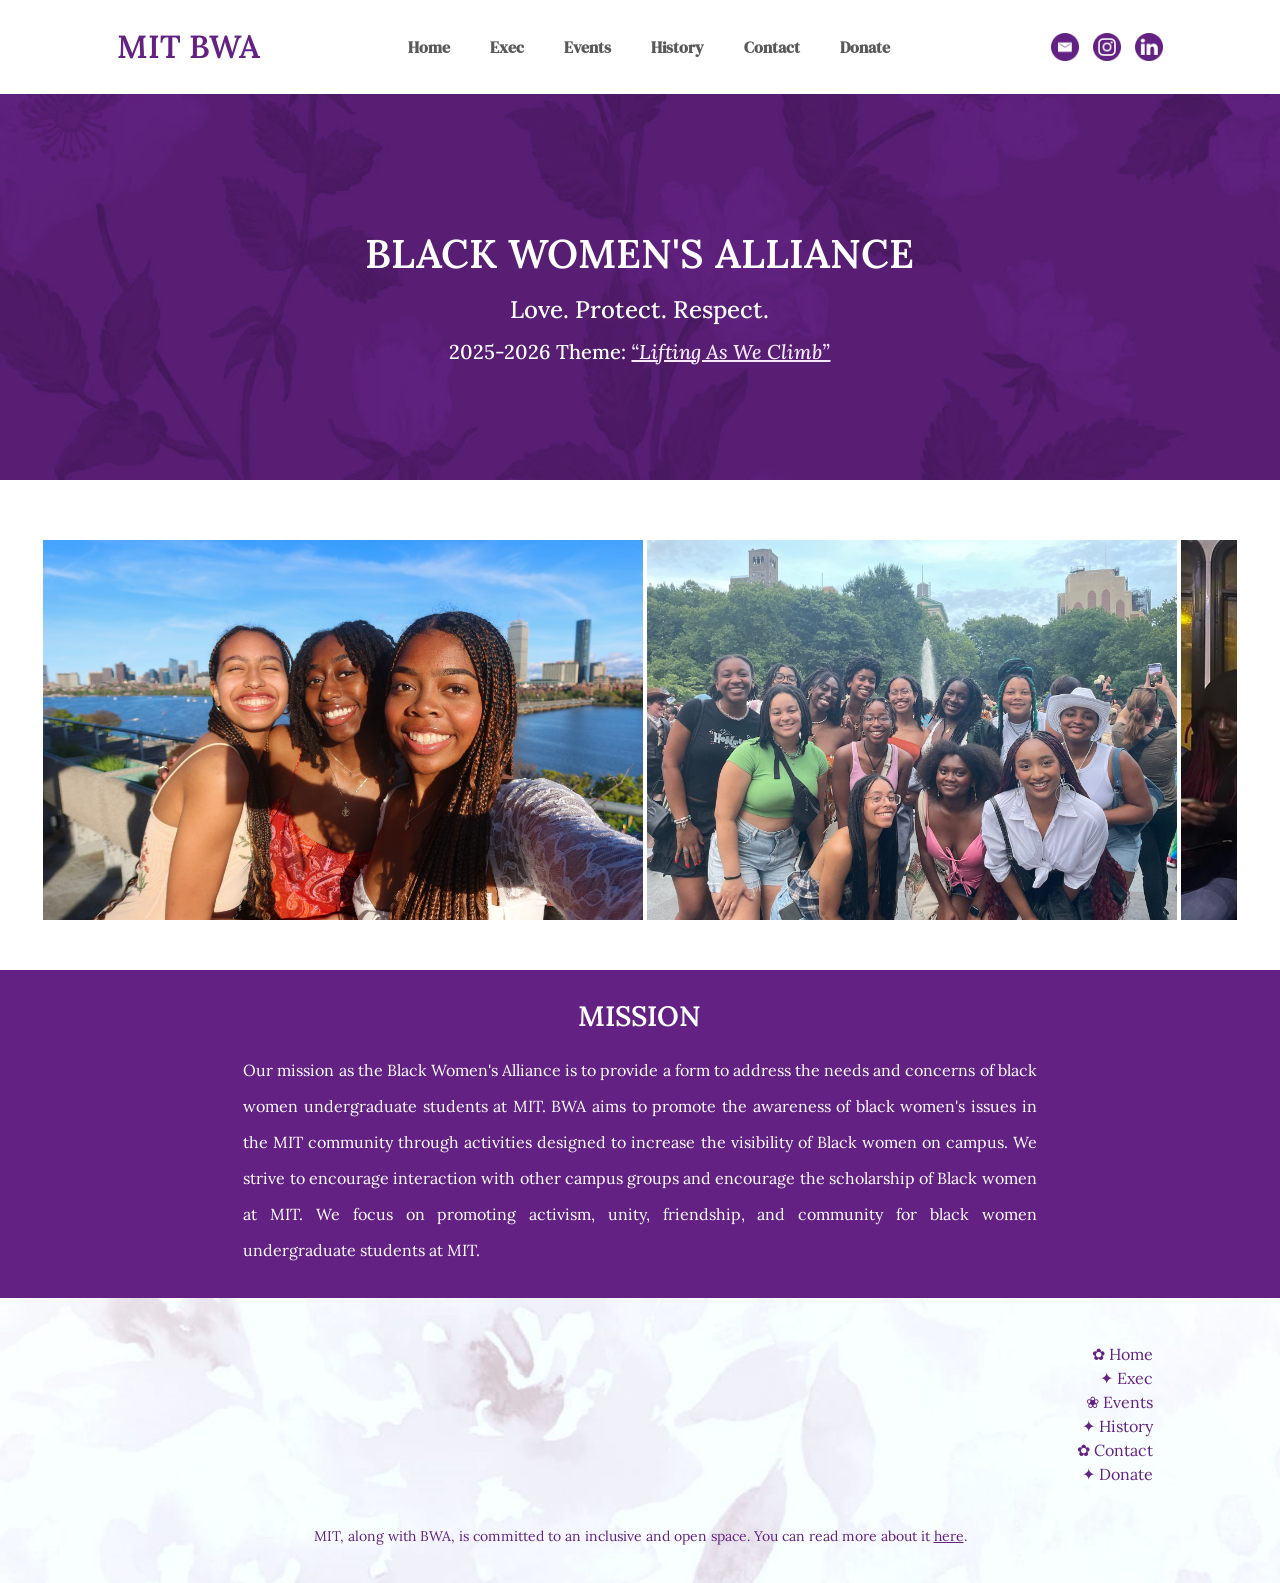
<file: index.html>
<!DOCTYPE html>
<html>

<head>
    <!-- Required meta tags -->
    <meta charset="utf-8">
    <meta name="viewport" content="width=device-width, initial-scale=1, shrink-to-fit=no">
    <meta property="og:image" content="images/favicon.png" />

    <!-- CSS only -->
    <link href="https://cdn.jsdelivr.net/npm/bootstrap@5.2.0-beta1/dist/css/bootstrap.min.css" rel="stylesheet"
        integrity="sha384-0evHe/X+R7YkIZDRvuzKMRqM+OrBnVFBL6DOitfPri4tjfHxaWutUpFmBp4vmVor" crossorigin="anonymous">

    <!-- My CSS -->
    <link rel="stylesheet" href="./main.css">

    <!-- Google Fonts - Nunito -->
    <link rel="preconnect" href="https://fonts.googleapis.com">
    <link rel="preconnect" href="https://fonts.gstatic.com" crossorigin>
    <!-- <link href="https://fonts.googleapis.com/css2?family=Nunito:wght@300;400;600;700&display=swap" rel="stylesheet"> -->
    <link href="https://fonts.googleapis.com/css2?family=DM+Serif+Display:ital@0;1&display=swap" rel="stylesheet">

    <!-- Google Fonts - Lora -->
    <link rel="preconnect" href="https://fonts.googleapis.com">
    <link rel="preconnect" href="https://fonts.gstatic.com" crossorigin>
    <link href="https://fonts.googleapis.com/css2?family=Lora:ital,wght@0,400..700;1,400..700&display=swap"
        rel="stylesheet">

    <title>MIT BWA | Homepage</title>
    <link rel="icon" type="image/x-icon" href="images/favicon.ico">

    <!-- For the scrolling images
    Code based on https://designshack.net/articles/css/infinitephotobanner/ -->
    <style>
        * {
            margin: 0;
            padding: 0;
        }

        #container {
            width: 95%;
            overflow: hidden;
            margin: 50px auto;
            background: white;
        }

        /*photobanner*/

        .photobanner {
            height: 300px;
            width: 3550px;
            margin-bottom: 80px;
        }

        /*keyframe animations, make carousel faster or slower*/
        .first {
            -webkit-animation: bannermove 240s linear infinite;
            -moz-animation: bannermove 240s linear infinite;
            -ms-animation: bannermove 240s linear infinite;
            -o-animation: bannermove 240s linear infinite;
            animation: bannermove 240s linear infinite;
        }

        /* margin-left calculated by -400*(sum of width/height for every image) -70 or more or less to smoothen repeat */

        @keyframes bannermove {
            0% {
                margin-left: 0px;
            }

            100% {
                margin-left: -10630px;
            }
        }

        @-moz-keyframes bannermove {
            0% {
                margin-left: 0px;
            }

            100% {
                margin-left: -10630px;
            }
        }

        @-webkit-keyframes bannermove {
            0% {
                margin-left: 0px;
            }

            100% {
                margin-left: -10630px;
            }
        }

        @-ms-keyframes bannermove {
            0% {
                margin-left: 0px;
            }

            100% {
                margin-left: -10630px;
            }
        }

        @-o-keyframes bannermove {
            0% {
                margin-left: 0px;
            }

            100% {
                margin-left: -10630px;
            }
        }
    </style>


</head>

<body>
    <div class="container-fluid">
        <!-- Home Page -->
        <div id="home_page">
            <!-- Navigation Bar -->
            <div class="row justify-content-center" id="fixed-navbar">
                <div class="col-md-10" style="padding: 0px;">
                    <nav class="navbar sticky-top navbar-expand-md navbar-light" style="padding-right: 0px;">
                        <!-- TODO: figure out why button doesn't open up a menu -->
                        <div id="logo"
                            style="justify-content: left; padding: 10px 0px; display: flex; align-items: center;">
                            <!-- <button class="navbar-toggler" style="margin: 0px 10px;" type="button" data-toggle="collapse" data-target="#navbarSupportedContent" aria-controls="navbarSupportedContent" aria-expanded="false" aria-label="Toggle navigation">
                                    <span class="navbar-toggler-icon"></span>
                                </button> -->

                            <h2 style="margin: 10px; font-weight: 600;"><a style="text-decoration:none; color: #632283;"
                                    href="index.html">MIT BWA</a></h2>
                        </div>

                        <div class="collapse navbar-collapse" id="navbarNavDropdown" style="justify-content: center;">
                            <ul class="navbar-nav ml-auto">
                                <li class="nav-item"> <a class="nav-link" href="index.html"
                                        style="padding-right: 32px;">Home</a> </li>
                                <li class="nav-item"> <a class="nav-link" href="exec.html"
                                        style="padding-right: 32px;">Exec</a> </li>
                                <li class="nav-item"> <a class="nav-link" href="events.html"
                                        style="padding-right: 32px;">Events</a> </li>
                                <li class="nav-item"> <a class="nav-link" href="history.html"
                                        style="padding-right: 32px;">History</a> </li>
                                <li class="nav-item"> <a class="nav-link" href="contact.html"
                                        style="padding-right: 32px;">Contact</a> </li>
                                <li class="nav-item"> <a class="nav-link" href="donate.html"
                                        style="padding-right: 32px;">Donate</a> </li>
                            </ul>
                        </div>

                        <div id="logo" style="align-items: center; justify-content: right;">
                            <a href="mailto: black-women-request@mit.edu"><img src="images/email_round_icon_632283.png"
                                    width="28px" style="margin-right: 10px;" alt="Email"></a>
                            <a href="https://www.instagram.com/mit_bwa/?hl=enm" target="_blank"><img
                                    src="images/instagram_round_icon_632283.png" width="28px"
                                    style="margin-right: 10px;" alt="instagram_round_icon"></a>
                            <a href="https://www.linkedin.com/groups/13907779/" target="_blank"><img
                                    src="images/linkedin_round_icon_632283.png" width="28px" style="margin-right: 10px;"
                                    alt="LinkedIn"></a>
                        </div>
                    </nav>
                </div>
            </div>

            <!-- Title Header --><!--background-color: #632283;-->
            <div class="row justify-content-center"
                style="margin-bottom: 60px; background-image: url('images/floral-background-1.png'); background-repeat: no-repeat; background-size: cover;">
                <div class="col-md-8" style="padding: 0px; text-align: center;">
                    <div style="color: white; padding: 30px 0px; margin-top: 200px; height: 280px">

                        <h1 class="section-header">Black Women's Alliance</h1>
                        <h4 style="text-align: center;">Love. Protect. Respect.</h4>
                        <h5 style="text-align: center; margin-top: 15px;">
    2025-2026 Theme: 
    <a href="https://tnmuseum.org/junior-curators/posts/lifting-as-we-climb-mary-church-terrell-and-the-19th-amendment" 
       target="_blank" 
       style="color: #f5e8ff; font-style: italic; text-decoration: underline;">
        “Lifting As We Climb”
    </a>
</h5>
                    </div>
                </div>
            </div>

            <!-- Scrolling Images, photos from BWA Dropbox -->
            <div id="container">
                <div class="photobanner">
                    <img class="first" src="images/photos/1.jpg" alt="" height="400px" />
                    <img src="images/photos/2.jpeg" alt="" height="400px" />
                    <img src="images/photos/3.jpg" alt="" height="400px" />
                    <img src="images/photos/4.jpeg" alt="" height="400px" />
                    <img src="images/photos/5.jpeg" alt="" height="400px" />
                    <img src="images/photos/6.JPEG" alt="" height="400px" />
                    <img src="images/photos/7.jpg" alt="" height="400px" />
                    <img src="images/photos/8.jpg" alt="" height="400px" />
                    <img src="images/photos/9.jpg" alt="" height="400px" />
                    <img src="images/photos/10.jpg" alt="" height="400px" />

                    <!-- added 8/28/2024 -->
                    <img src="images/photos/11.jpeg" alt="" height="400px" />
                    <img src="images/photos/12.jpeg" alt="" height="400px" />
                    <img src="images/photos/13.jpeg" alt="" height="400px" />
                    <img src="images/photos/14.jpeg" alt="" height="400px" />
                    <img src="images/photos/15.jpeg" alt="" height="400px" />
                    <img src="images/photos/16.jpg" alt="" height="400px" />
                    <img src="images/photos/17.jpeg" alt="" height="400px" />
                    <img src="images/photos/18.jpeg" alt="" height="400px" />


                    <!-- repeated images for infinite scroll effect -->
                    <img src="images/photos/1.jpg" alt="" height="400px" />
                    <img src="images/photos/2.jpeg" alt="" height="400px" />
                    <img src="images/photos/3.jpg" alt="" height="400px" />
                    <!--<img src="images/photos/4.jpeg" alt="" height="400px" />-->

                </div>
            </div>

            <!-- Mission Section -->
            <div class="row justify-content-center" style="background-color: #632283;">
                <div class="col-md-8" style="padding: 0px; text-align: center;">
                    <div style="color: white; padding: 30px 30px;">
                        <h3 id="mission" class="section-header">Mission</h3>
                        <p
                            style="text-align: justify; text-justify: inter-word; line-height: 36px; font-weight: 300; margin-bottom: 0px;">
                            Our mission as the Black Women's Alliance is to provide a form to address the needs and
                            concerns of black women undergraduate students at MIT. BWA aims to promote the awareness of
                            black women's issues in the MIT community through activities designed to increase the
                            visibility of Black women on campus. We strive to encourage interaction with other campus
                            groups and encourage the scholarship of Black women at MIT. We focus on promoting activism,
                            unity, friendship, and community for black women undergraduate students at MIT.</p>
                    </div>
                </div>
            </div>
        </div>


        <!-- Footer ✿✦❀✦✿✦-->
        <div class="row justify-content-center"
            style="background-image: url('images/floral-background-2.jpg'); background-repeat: no-repeat; background-size: cover;">
            <div class="col-md-10" style="padding: 20px; text-align: center;">
                <div style="color: #632283; padding: 0px 0px;">
                    <p style="text-align: right;"><br><a href="index.html"
                            style="color: #632283; text-decoration: none;">✿ Home</a><br><a href="exec.html"
                            style="color: #632283; text-decoration: none;">✦ Exec</a><br><a href="events.html"
                            style="color: #632283; text-decoration: none;">❀ Events</a><br><a href="history.html"
                            style="color: #632283; text-decoration: none;">✦ History</a><br><a href="contact.html"
                            style="color: #632283; text-decoration: none;">✿ Contact</a><br><a href="donate.html"
                            style="color: #632283; text-decoration: none;">✦ Donate</a><br><br></p>
                    <p style="font-family: 'Lora', serif; font-size: 14px;">
                        MIT, along with BWA, is committed to an inclusive and open space.
                        You can read more about it
                        <a href="https://accessibility.mit.edu" target="_blank" rel="noopener noreferrer"
                           style="color: #632283; text-decoration: underline;">here</a>.
                    </p>
                </div>
            </div>
        </div>


    </div>
</body>

</html>
</file>
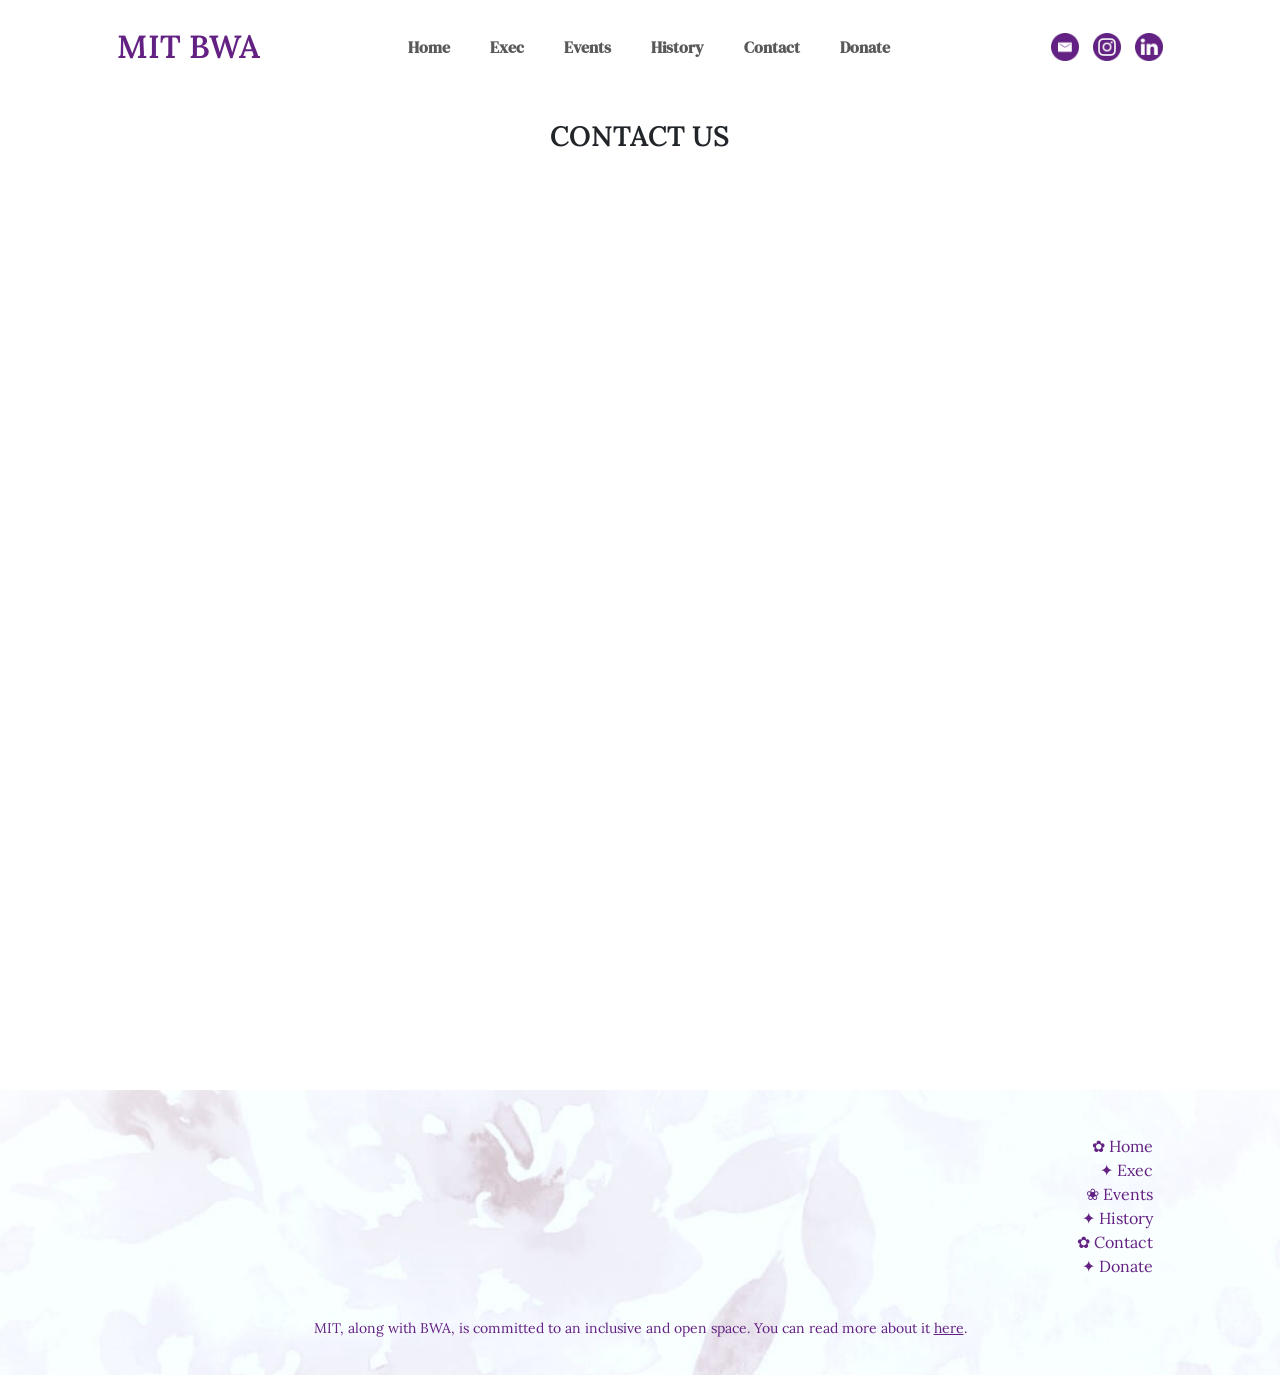
<file: contact.html>
<!DOCTYPE html>
<html>

<head>
    <!-- Required meta tags -->
    <meta charset="utf-8">
    <meta name="viewport" content="width=device-width, initial-scale=1, shrink-to-fit=no">
    <meta property="og:image" content="images/favicon.png" />

    <!-- CSS only -->
    <link href="https://cdn.jsdelivr.net/npm/bootstrap@5.2.0-beta1/dist/css/bootstrap.min.css" rel="stylesheet"
        integrity="sha384-0evHe/X+R7YkIZDRvuzKMRqM+OrBnVFBL6DOitfPri4tjfHxaWutUpFmBp4vmVor" crossorigin="anonymous">

    <!-- My CSS -->
    <link rel="stylesheet" href="./main.css">

    <!-- Google Fonts - Nunito -->
    <link rel="preconnect" href="https://fonts.googleapis.com">
    <link rel="preconnect" href="https://fonts.gstatic.com" crossorigin>
    <!-- <link href="https://fonts.googleapis.com/css2?family=Nunito:wght@300;400;600;700&display=swap" rel="stylesheet"> -->
    <link href="https://fonts.googleapis.com/css2?family=DM+Serif+Display:ital@0;1&display=swap" rel="stylesheet">

    <!-- Google Fonts - Lora -->
    <link rel="preconnect" href="https://fonts.googleapis.com">
    <link rel="preconnect" href="https://fonts.gstatic.com" crossorigin>
    <link href="https://fonts.googleapis.com/css2?family=Lora:ital,wght@0,400..700;1,400..700&display=swap"
        rel="stylesheet">

    <title>MIT BWA | Contact Us</title>
    <link rel="icon" type="image/x-icon" href="images/favicon.ico">
</head>

<body>
    <div class="container-fluid">
        <!-- Home Page -->
        <div id="home_page">
            <!-- Navigation Bar -->
            <div class="row justify-content-center" id="fixed-navbar">
                <div class="col-md-10" style="padding: 0px;">
                    <nav class="navbar sticky-top navbar-expand-md navbar-light" style="padding-right: 0px;">
                        <!-- TODO: figure out why button doesn't open up a menu -->
                        <div id="logo"
                            style="justify-content: left; padding: 10px 0px; display: flex; align-items: center;">
                            <!-- <button class="navbar-toggler" style="margin: 0px 10px;" type="button" data-toggle="collapse" data-target="#navbarSupportedContent" aria-controls="navbarSupportedContent" aria-expanded="false" aria-label="Toggle navigation">
                                    <span class="navbar-toggler-icon"></span>
                                </button> -->

                            <h2 style="margin: 10px; font-weight: 600;"><a style="text-decoration:none; color: #632283;"
                                    href="index.html">MIT BWA</a></h2>
                        </div>

                        <div class="collapse navbar-collapse" id="navbarNavDropdown" style="justify-content: center;">
                            <ul class="navbar-nav ml-auto">
                                <li class="nav-item"> <a class="nav-link" href="index.html"
                                        style="padding-right: 32px;">Home</a> </li>
                                <li class="nav-item"> <a class="nav-link" href="exec.html"
                                        style="padding-right: 32px;">Exec</a> </li>
                                <li class="nav-item"> <a class="nav-link" href="events.html"
                                        style="padding-right: 32px;">Events</a> </li>
                                <li class="nav-item"> <a class="nav-link" href="history.html"
                                        style="padding-right: 32px;">History</a> </li>
                                <li class="nav-item"> <a class="nav-link" href="contact.html"
                                        style="padding-right: 32px;">Contact</a> </li>
                                <li class="nav-item"> <a class="nav-link" href="donate.html"
                                        style="padding-right: 32px;">Donate</a> </li>
                            </ul>
                        </div>

                        <div id="logo" style="align-items: center; justify-content: right;">
                            <a href="mailto: black-women-request@mit.edu"><img src="images/email_round_icon_632283.png"
                                    width="28px" style="margin-right: 10px;" alt="Email"></a>
                            <a href="https://www.instagram.com/mit_bwa/?hl=enm" target="_blank"><img
                                    src="images/instagram_round_icon_632283.png" width="28px"
                                    style="margin-right: 10px;" alt="instagram_round_icon"></a>
                            <a href="https://www.linkedin.com/groups/13907779/" target="_blank"><img
                                    src="images/linkedin_round_icon_632283.png" width="28px" style="margin-right: 10px;"
                                    alt="LinkedIn"></a>
                        </div>
                    </nav>
                </div>
            </div>
        </div>


        <!-- Contact Us Page -->
        <div id="contactus_page">
            <div class="row justify-content-center">
                <div class="col-md-8" style="padding: 0px; text-align: center; margin-top: 90px;">
                    <div class="container">
                        <div style="padding: 30px 0px; height: 1000px;">
                            <h3 id="contactus" class="section-header">Contact Us</h3><br>
                            <iframe
                                src="https://docs.google.com/forms/d/e/1FAIpQLSe0tB99gOiCmCzZN8ebG8ANBaw4Gjr9M6ApN3zdtawLEZS9_w/viewform?embedded=true"
                                width="90%" height="800" frameborder="0" marginheight="0"
                                marginwidth="0">Loading…</iframe>
                        </div>
                    </div>

                </div>
            </div>
        </div>








        <!-- Footer ✿✦❀✦✿✦-->
        <div class="row justify-content-center"
            style="background-image: url('images/floral-background-2.jpg'); background-repeat: no-repeat; background-size: cover;">
            <div class="col-md-10" style="padding: 20px; text-align: center;">
                <div style="color: #632283; padding: 0px 0px;">
                    <p style="text-align: right;"><br><a href="index.html"
                            style="color: #632283; text-decoration: none;">✿ Home</a><br><a href="exec.html"
                            style="color: #632283; text-decoration: none;">✦ Exec</a><br><a href="events.html"
                            style="color: #632283; text-decoration: none;">❀ Events</a><br><a href="history.html"
                            style="color: #632283; text-decoration: none;">✦ History</a><br><a href="contact.html"
                            style="color: #632283; text-decoration: none;">✿ Contact</a><br><a href="donate.html"
                            style="color: #632283; text-decoration: none;">✦ Donate</a><br><br></p>
                    <p style="font-family: 'Lora', serif; font-size: 14px;">
                        MIT, along with BWA, is committed to an inclusive and open space.
                        You can read more about it
                        <a href="https://accessibility.mit.edu" target="_blank" rel="noopener noreferrer"
                           style="color: #632283; text-decoration: underline;">here</a>.
                    </p>
                </div>
            </div>
        </div>

    </div>
</body>

</html>
</file>
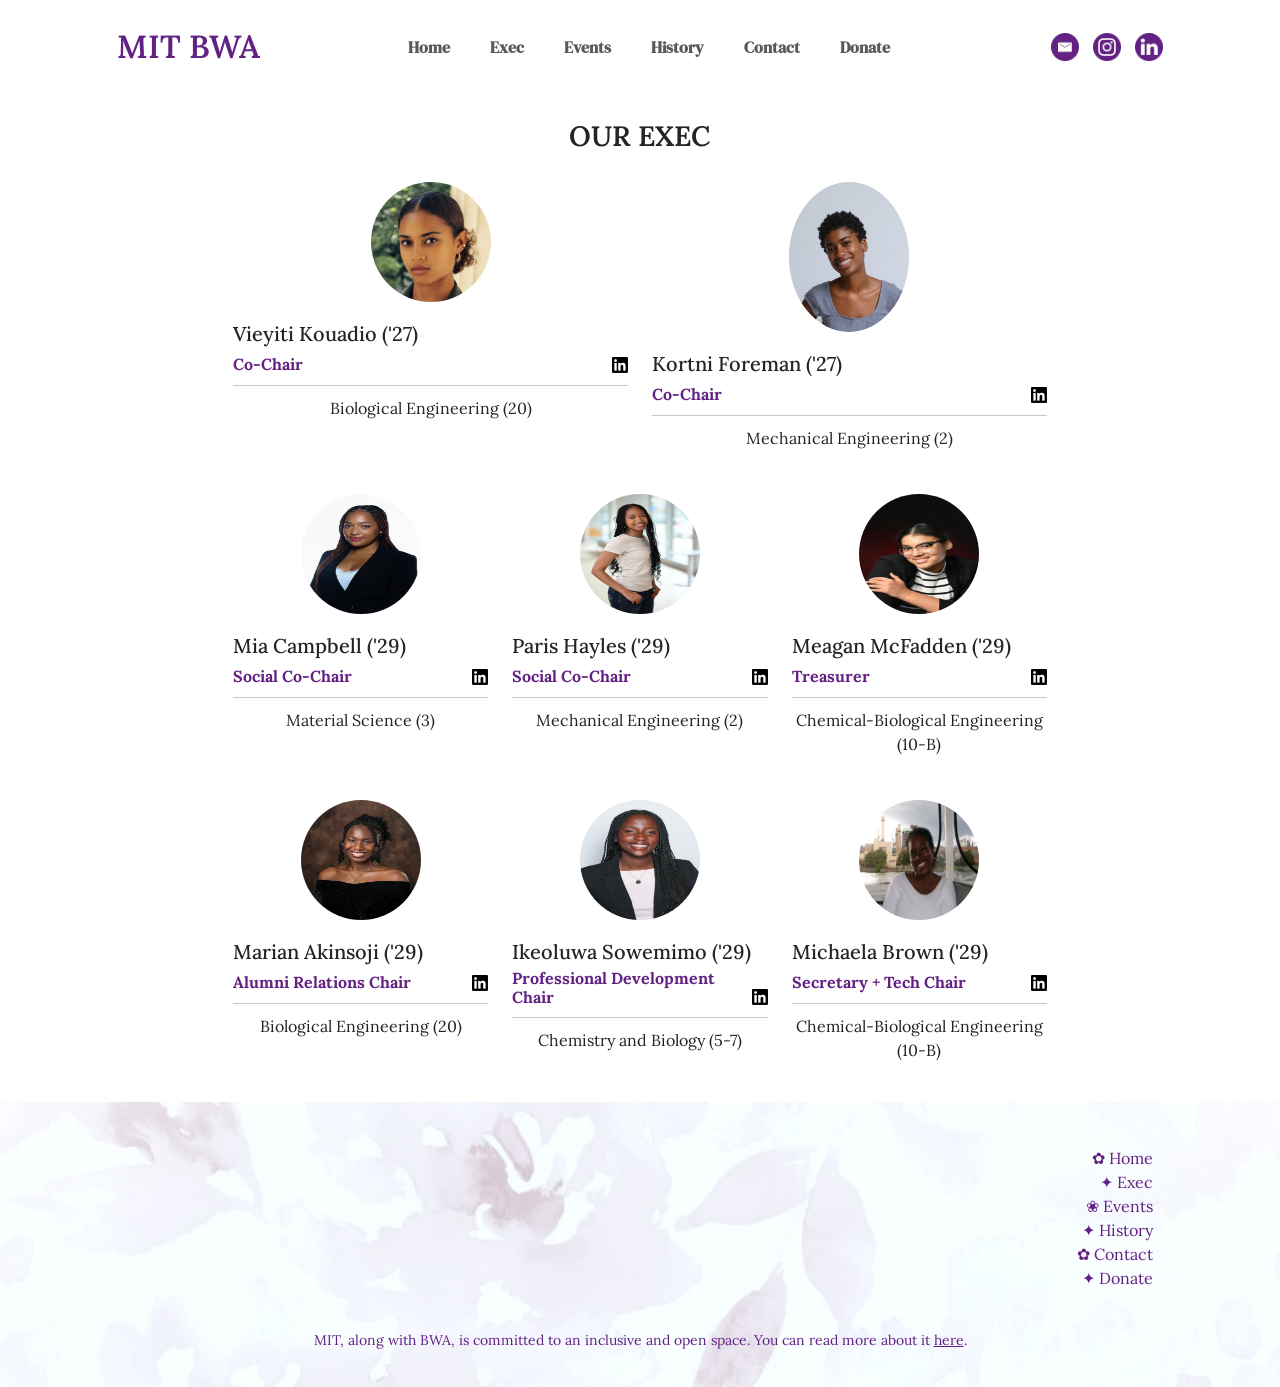
<file: exec.html>
<!DOCTYPE html>
<html>

<head>
    <!-- Required meta tags -->
    <meta charset="utf-8">
    <meta name="viewport" content="width=device-width, initial-scale=1, shrink-to-fit=no">
    <meta property="og:image" content="images/favicon.png" />

    <!-- CSS only -->
    <link href="https://cdn.jsdelivr.net/npm/bootstrap@5.2.0-beta1/dist/css/bootstrap.min.css" rel="stylesheet"
        integrity="sha384-0evHe/X+R7YkIZDRvuzKMRqM+OrBnVFBL6DOitfPri4tjfHxaWutUpFmBp4vmVor" crossorigin="anonymous">

    <!-- My CSS -->
    <link rel="stylesheet" href="./main.css">

    <!-- Google Fonts - Nunito -->
    <link rel="preconnect" href="https://fonts.googleapis.com">
    <link rel="preconnect" href="https://fonts.gstatic.com" crossorigin>
    <!-- <link href="https://fonts.googleapis.com/css2?family=Nunito:wght@300;400;600;700&display=swap" rel="stylesheet"> -->
    <link href="https://fonts.googleapis.com/css2?family=DM+Serif+Display:ital@0;1&display=swap" rel="stylesheet">

    <!-- Google Fonts - Lora -->
    <link rel="preconnect" href="https://fonts.googleapis.com">
    <link rel="preconnect" href="https://fonts.gstatic.com" crossorigin>
    <link href="https://fonts.googleapis.com/css2?family=Lora:ital,wght@0,400..700;1,400..700&display=swap"
        rel="stylesheet">

    <title>MIT BWA | Exec</title>
    <link rel="icon" type="image/x-icon" href="images/favicon.ico">
</head>

<body>
    <div class="container-fluid">
        <!-- Home Page -->
        <div id="home_page">
            <!-- Navigation Bar -->
            <div class="row justify-content-center" id="fixed-navbar">
                <div class="col-md-10" style="padding: 0px;">
                    <nav class="navbar sticky-top navbar-expand-md navbar-light" style="padding-right: 0px;">
                        <!-- TODO: figure out why button doesn't open up a menu -->
                        <div id="logo"
                            style="justify-content: left; padding: 10px 0px; display: flex; align-items: center;">
                            <!-- <button class="navbar-toggler" style="margin: 0px 10px;" type="button" data-toggle="collapse" data-target="#navbarSupportedContent" aria-controls="navbarSupportedContent" aria-expanded="false" aria-label="Toggle navigation">
                                    <span class="navbar-toggler-icon"></span>
                                </button> -->

                            <h2 style="margin: 10px; font-weight: 600;"><a style="text-decoration:none; color: #632283;"
                                    href="index.html">MIT BWA</a></h2>
                        </div>

                        <div class="collapse navbar-collapse" id="navbarNavDropdown" style="justify-content: center;">
                            <ul class="navbar-nav ml-auto">
                                <li class="nav-item"> <a class="nav-link" href="index.html"
                                        style="padding-right: 32px;">Home</a> </li>
                                <li class="nav-item"> <a class="nav-link" href="exec.html"
                                        style="padding-right: 32px;">Exec</a> </li>
                                <li class="nav-item"> <a class="nav-link" href="events.html"
                                        style="padding-right: 32px;">Events</a> </li>
                                <li class="nav-item"> <a class="nav-link" href="history.html"
                                        style="padding-right: 32px;">History</a> </li>
                                <li class="nav-item"> <a class="nav-link" href="contact.html"
                                        style="padding-right: 32px;">Contact</a> </li>
                                <li class="nav-item"> <a class="nav-link" href="donate.html"
                                        style="padding-right: 32px;">Donate</a> </li>
                            </ul>
                        </div>

                        <div id="logo" style="align-items: center; justify-content: right;">
                            <a href="mailto: black-women-request@mit.edu"><img src="images/email_round_icon_632283.png"
                                    width="28px" style="margin-right: 10px;" alt="Email"></a>
                            <a href="https://www.instagram.com/mit_bwa/?hl=enm" target="_blank"><img
                                    src="images/instagram_round_icon_632283.png" width="28px"
                                    style="margin-right: 10px;" alt="instagram_round_icon"></a>
                            <a href="https://www.linkedin.com/groups/13907779/" target="_blank"><img
                                    src="images/linkedin_round_icon_632283.png" width="28px" style="margin-right: 10px;"
                                    alt="LinkedIn"></a>
                        </div>
                    </nav>
                </div>
            </div>
        </div>

        <!-- Exec Page -->
        <div id="exec_page">
            <!-- <div id="exec_page" style="display: none"> -->
            <div class="row justify-content-center">
                <div class="col-md-8" style="padding-left: 20px; padding-right: 20px; text-align: center; margin-top: 90px;">
                    <div style="padding: 30px 0px;">
                        <h3 class="section-header">Our Exec</h3>

                        <!-- 1st Row of Exec Members -->
                        <div class="row" style="padding-top: 10px;">

                            <div class="col-md-6">
                                <img src="images/vie.jpeg" class="profile_img" width="120px" alt="">
                                <div style="text-align: left;">
                                    <h4 style="font-size: 20px; margin-top: 20px; margin-bottom: 5px;">Vieyiti Kouadio 
                                        ('27)</h4>
                                    <div style="display: flex; justify-content: space-between; align-items: end;">
                                        <h5
                                            style="font-size: 16px; color: #632283; font-weight: 700; margin-bottom: 0px;">
                                            Co-Chair</h5>
                                         <a href="https://www.linkedin.com/authwall?trk=bf&trkInfo=AQHqN6KpN2ZUZAAAAaC8lwFAw-XQEb_zHPl7trFu7OiaN6zwqEKpsRa6KL8OUh_WEUW0l7J-5U0kRO8GFZ2PqSW3d4iN4fbfKCgrW0mYWmp4-P5_sLj8pl19d8VLwBqPMYqC7Ho=&original_referer=&sessionRedirect=https%3A%2F%2Fwww.linkedin.com%2Fin%2Fvieyiti-kouadio-72718720b" target="_blank"><img
                                                src="images/linkedin_square_icon.png" width="16px" alt=""></a>
                                    </div>
                                    <hr style="margin: 10px 0px;">
                                    <p style="margin-bottom: 10px; text-align: center;">Biological Engineering (20)
                                    </p>
                                </div>
                            </div>

                            <div class="col-md-6">
                                <img src="images/Kortni Foreman - Headshot 2026.png" class="profile_img" width="120px" alt="">
                                <div style="text-align: left;">
                                    <h4 style="font-size: 20px; margin-top: 20px; margin-bottom: 5px;">Kortni Foreman ('27)
                                    </h4>
                                    <div style="display: flex; justify-content: space-between; align-items: end;">
                                        <h5
                                            style="font-size: 16px; color: #632283; font-weight: 700; margin-bottom: 0px;">
                                            Co-Chair</h5>
                                        <a href="https://www.linkedin.com/in/lyvia-kenfack/" target="_blank"><img
                                                src="images/linkedin_square_icon.png" width="16px" alt=""></a>
                                    </div>
                                    <hr style="margin: 10px 0px;">
                                    <p style="margin-bottom: 10px; text-align: center;">Mechanical Engineering
                                        (2)</p>
                                </div>
                            </div>
                        </div>

                        <!-- 2nd Row of Exec Members --> <br>
                        <div class="row" style="padding-top: 10px;">

                            <div class="col-md-4">
                                <img src="images/Mia.jpeg" class="profile_img" width="120px" height="120px" alt="">
                                <div style="text-align: left;">
                                    <h4 style="font-size: 20px; margin-top: 20px; margin-bottom: 5px;">Mia Campbell
                                        ('29)</h4>
                                    <div style="display: flex; justify-content: space-between; align-items: end;">
                                        <h5
                                            style="font-size: 16px; color: #632283; font-weight: 700; margin-bottom: 0px;">
                                            Social Co-Chair</h5>
                                        <a href="https://www.linkedin.com/in/ewuraba-buckle-b91b69263/"
                                            target="_blank"><img src="images/linkedin_square_icon.png" width="16px"
                                                alt=""></a>
                                    </div>
                                    <hr style="margin: 10px 0px;">
                                    <p style="margin-bottom: 10px; text-align: center;">Material Science (3)</p>
                                </div>
                            </div>

                            <div class="col-md-4">
                                <img src="images/Paris Headshot.JPG" class="profile_img" width="120px" height="120px" alt="">
                                <div style="text-align: left;">
                                    <h4 style="font-size: 20px; margin-top: 20px; margin-bottom: 5px;">Paris Hayles
                                        ('29)</h4>
                                    <div style="display: flex; justify-content: space-between; align-items: end;">
                                        <h5
                                            style="font-size: 16px; color: #632283; font-weight: 700; margin-bottom: 0px;">
                                            Social Co-Chair</h5>
                                        <a href="https://www.linkedin.com/in/moniayo-mabogunje-45585a274/" target="_blank"><img
                                                src="images/linkedin_square_icon.png" width="16px" alt=""></a>
                                    </div>
                                    <hr style="margin: 10px 0px;">
                                    <p style="margin-bottom: 10px; text-align: center;">Mechanical Engineering (2)</p>
                                </div>
                            </div>

                            <div class="col-md-4">
                                <img src="images/Meagan Headshot.jpg" class="profile_img" width="120px" height="120px" alt="">
                                <div style="text-align: left;">
                                    <h4 style="font-size: 20px; margin-top: 20px; margin-bottom: 5px;">Meagan McFadden ('29)
                                    </h4>
                                    <div style="display: flex; justify-content: space-between; align-items: end;">
                                        <h5
                                            style="font-size: 16px; color: #632283; font-weight: 700; margin-bottom: 0px;">
                                            Treasurer</h5>
                                        <a href="https://www.linkedin.com/in/zakiya-smith-aa2478280/"
                                            target="_blank"><img src="images/linkedin_square_icon.png" width="16px"
                                                alt=""></a>
                                    </div>
                                    <hr style="margin: 10px 0px;">
                                    <p style="margin-bottom: 10px; text-align: center;">Chemical-Biological Engineering
                                        (10-B)
                                    </p>
                                </div>
                            </div>

                        </div>

                        <!-- 3rd Row of Exec Members --><br>
                        <div class="row justify-content-center" style="padding-top: 10px;">

                            <div class="col-md-4">
                                <img src="images/marian.JPG" class="profile_img" width="120px" height="120px"
                                    alt="">
                                <div style="text-align: left;">
                                    <h4 style="font-size: 20px; margin-top: 20px; margin-bottom: 5px;">Marian Akinsoji
                                        ('29)</h4>
                                    <div style="display: flex; justify-content: space-between; align-items: end;">
                                        <h5
                                            style="font-size: 16px; color: #632283; font-weight: 700; margin-bottom: 0px;">
                                            Alumni Relations Chair</h5>
                                        <a href="https://www.linkedin.com/in/oluwatomi-idowu-a3339721b/"
                                            target="_blank"><img src="images/linkedin_square_icon.png" width="16px"
                                                alt=""></a>
                                    </div>
                                    <hr style="margin: 10px 0px;">
                                    <p style="margin-bottom: 10px; text-align: center;">Biological Engineering
                                        (20)</p>
                                </div>
                            </div>

                            <div class="col-md-4">
                                <img src="images/ike.jpeg" class="profile_img" width="120px" height="120px"
                                    alt="">
                                <div style="text-align: left;">
                                    <h4 style="font-size: 20px; margin-top: 20px; margin-bottom: 5px;">Ikeoluwa Sowemimo 
                                        ('29)</h4>
                                    <div style="display: flex; justify-content: space-between; align-items: end;">
                                        <h5
                                            style="font-size: 16px; color: #632283; font-weight: 700; margin-bottom: 0px;">
                                            Professional Development Chair</h5>
                                        <a href="https://www.linkedin.com/authwall?trk=bf&trkInfo=AQFI5Y9N_Y53EAAAAaC8l-PQg7YqbJLAL2Dx4pFsVHdLcyM52TF63lZ2hUQEZhvDbK2GyJkjfcJxlaBJLaLnkic0PYvC7aitnUcj0Epyk84ht1rO1DXGAQ7KN3znhnORthZ6Ta4=&original_referer=&sessionRedirect=https%3A%2F%2Fwww.linkedin.com%2Fin%2Fikeoluwa-sowemimo-1a4244346%3Futm_source%3Dshare_via%26utm_content%3Dprofile%26utm_medium%3Dmember_ios"
                                            target="_blank"><img src="images/linkedin_square_icon.png" width="16px"
                                                alt=""></a>
                                    </div>
                                    <hr style="margin: 10px 0px;">
                                    <p style="margin-bottom: 10px; text-align: center;">Chemistry and Biology (5-7)
                                        </p>
                                </div>
                            </div>

                            <div class="col-md-4">
                                <img src="images/pre-headshot.JPG" class="profile_img" width="120px" height="120px" alt="">
                                <div style="text-align: left;">
                                    <h4 style="font-size: 20px; margin-top: 20px; margin-bottom: 5px;">Michaela Brown
                                        ('29)</h4>
                                    <div style="display: flex; justify-content: space-between; align-items: end;">
                                        <h5
                                            style="font-size: 16px; color: #632283; font-weight: 700; margin-bottom: 0px;">
                                            Secretary + Tech Chair</h5>
                                        <a href="https://www.linkedin.com/in/michaelaolimene/" target="_blank"><img
                                                src="images/linkedin_square_icon.png" width="16px" alt=""></a>
                                    </div>
                                    <hr style="margin: 10px 0px;">
                                    <p style="margin-bottom: 10px; text-align: center;">Chemical-Biological Engineering (10-B)</p>
                                </div>
                            </div>
                        </div>
                    </div>
                </div>
            </div>
        </div>

        <!-- Footer ✿✦❀✦✿✦-->
        <div class="row justify-content-center"
            style="background-image: url('images/floral-background-2.jpg'); background-repeat: no-repeat; background-size: cover;">
            <div class="col-md-10" style="padding: 20px; text-align: center;">
                <div style="color: #632283; padding: 0px 0px;">
                    <p style="text-align: right;"><br><a href="index.html"
                            style="color: #632283; text-decoration: none;">✿ Home</a><br><a href="exec.html"
                            style="color: #632283; text-decoration: none;">✦ Exec</a><br><a href="events.html"
                            style="color: #632283; text-decoration: none;">❀ Events</a><br><a href="history.html"
                            style="color: #632283; text-decoration: none;">✦ History</a><br><a href="contact.html"
                            style="color: #632283; text-decoration: none;">✿ Contact</a><br><a href="donate.html"
                            style="color: #632283; text-decoration: none;">✦ Donate</a><br><br></p>
                    <p style="font-family: 'Lora', serif; font-size: 14px;">
                        MIT, along with BWA, is committed to an inclusive and open space.
                        You can read more about it
                        <a href="https://accessibility.mit.edu" target="_blank" rel="noopener noreferrer"
                           style="color: #632283; text-decoration: underline;">here</a>.
                    </p>
                </div>
            </div>
        </div>

    </div>
</body>

</html>
</file>
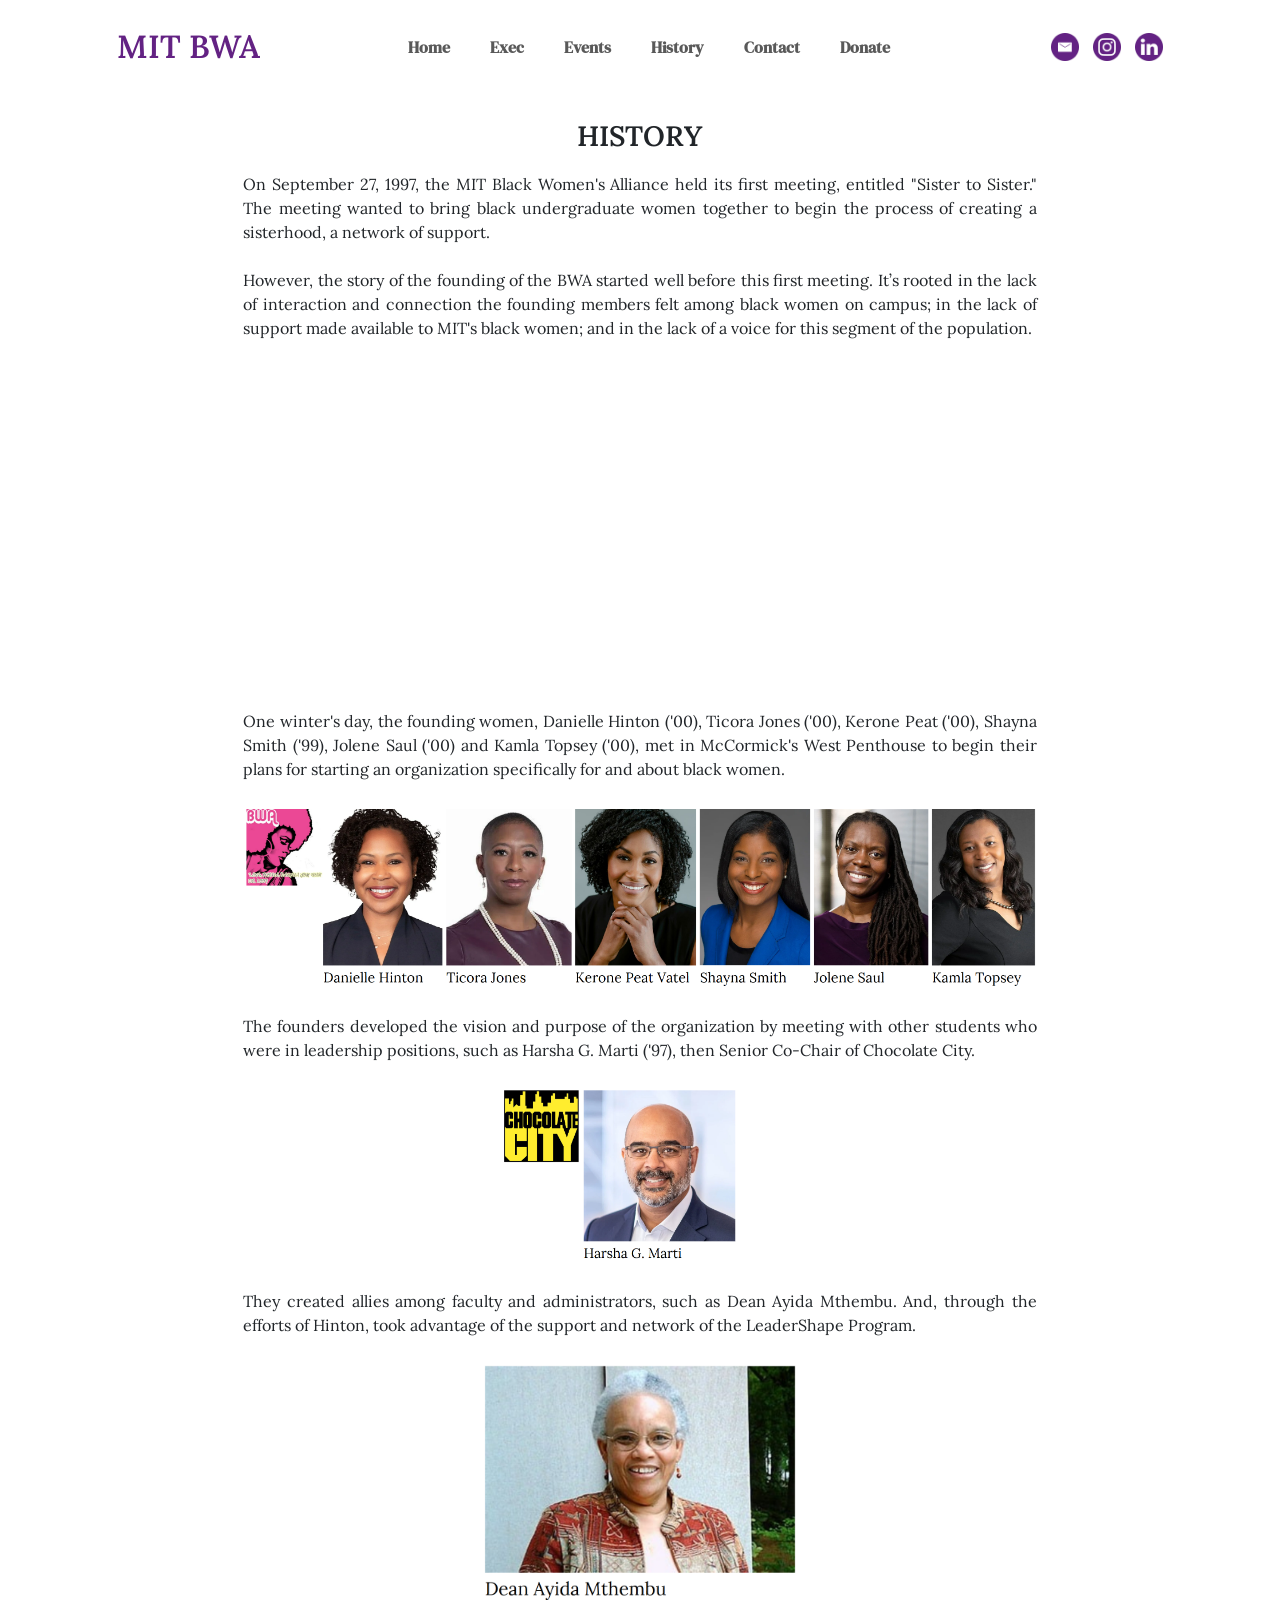
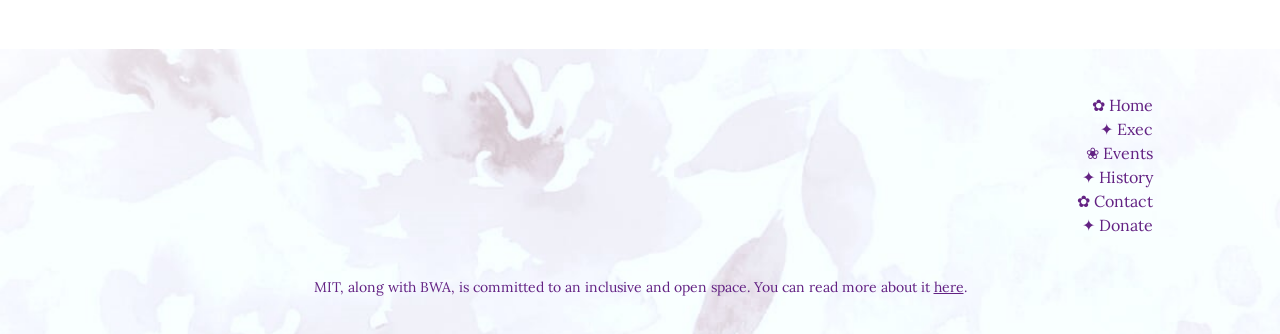
<file: history.html>
<!DOCTYPE html>
<html>

<head>
    <!-- Required meta tags -->
    <meta charset="utf-8">
    <meta name="viewport" content="width=device-width, initial-scale=1, shrink-to-fit=no">
    <meta property="og:image" content="images/favicon.png" />

    <!-- CSS only -->
    <link href="https://cdn.jsdelivr.net/npm/bootstrap@5.2.0-beta1/dist/css/bootstrap.min.css" rel="stylesheet"
        integrity="sha384-0evHe/X+R7YkIZDRvuzKMRqM+OrBnVFBL6DOitfPri4tjfHxaWutUpFmBp4vmVor" crossorigin="anonymous">

    <!-- My CSS -->
    <link rel="stylesheet" href="./main.css">

    <!-- Google Fonts - Nunito -->
    <link rel="preconnect" href="https://fonts.googleapis.com">
    <link rel="preconnect" href="https://fonts.gstatic.com" crossorigin>
    <!-- <link href="https://fonts.googleapis.com/css2?family=Nunito:wght@300;400;600;700&display=swap" rel="stylesheet"> -->
    <link href="https://fonts.googleapis.com/css2?family=DM+Serif+Display:ital@0;1&display=swap" rel="stylesheet">

    <!-- Google Fonts - Lora -->
    <link rel="preconnect" href="https://fonts.googleapis.com">
    <link rel="preconnect" href="https://fonts.gstatic.com" crossorigin>
    <link href="https://fonts.googleapis.com/css2?family=Lora:ital,wght@0,400..700;1,400..700&display=swap"
        rel="stylesheet">

    <title>MIT BWA | History</title>
    <link rel="icon" type="image/x-icon" href="images/favicon.ico">
</head>

<body>
    <div class="container-fluid">
        <!-- Home Page -->
        <div id="home_page">
            <!-- Navigation Bar -->
            <div class="row justify-content-center" id="fixed-navbar">
                <div class="col-md-10" style="padding: 0px;">
                    <nav class="navbar sticky-top navbar-expand-md navbar-light" style="padding-right: 0px;">
                        <!-- TODO: figure out why button doesn't open up a menu -->
                        <div id="logo"
                            style="justify-content: left; padding: 10px 0px; display: flex; align-items: center;">
                            <!-- <button class="navbar-toggler" style="margin: 0px 10px;" type="button" data-toggle="collapse" data-target="#navbarSupportedContent" aria-controls="navbarSupportedContent" aria-expanded="false" aria-label="Toggle navigation">
                                    <span class="navbar-toggler-icon"></span>
                                </button> -->

                            <h2 style="margin: 10px; font-weight: 600;"><a style="text-decoration:none; color: #632283;"
                                    href="index.html">MIT BWA</a></h2>
                        </div>

                        <div class="collapse navbar-collapse" id="navbarNavDropdown" style="justify-content: center;">
                            <ul class="navbar-nav ml-auto">
                                <li class="nav-item"> <a class="nav-link" href="index.html"
                                        style="padding-right: 32px;">Home</a> </li>
                                <li class="nav-item"> <a class="nav-link" href="exec.html"
                                        style="padding-right: 32px;">Exec</a> </li>
                                <li class="nav-item"> <a class="nav-link" href="events.html"
                                        style="padding-right: 32px;">Events</a> </li>
                                <li class="nav-item"> <a class="nav-link" href="history.html"
                                        style="padding-right: 32px;">History</a> </li>
                                <li class="nav-item"> <a class="nav-link" href="contact.html"
                                        style="padding-right: 32px;">Contact</a> </li>
                                <li class="nav-item"> <a class="nav-link" href="donate.html"
                                        style="padding-right: 32px;">Donate</a> </li>
                            </ul>
                        </div>

                        <div id="logo" style="align-items: center; justify-content: right;">
                            <a href="mailto: black-women-request@mit.edu"><img src="images/email_round_icon_632283.png"
                                    width="28px" style="margin-right: 10px;" alt="Email"></a>
                            <a href="https://www.instagram.com/mit_bwa/?hl=enm" target="_blank"><img
                                    src="images/instagram_round_icon_632283.png" width="28px"
                                    style="margin-right: 10px;" alt="instagram_round_icon"></a>
                            <a href="https://www.linkedin.com/groups/13907779/" target="_blank"><img
                                    src="images/linkedin_round_icon_632283.png" width="28px" style="margin-right: 10px;"
                                    alt="LinkedIn"></a>
                        </div>
                    </nav>
                </div>
            </div>


        </div>


        <!-- History Page -->
        <div id="history_page">
            <div class="row justify-content-center">
                <div class="col-md-8"
                    style="padding-left: 30px; padding-right: 30px; text-align: center; margin-top: 90px;">
                    <div style="padding: 30px 0px;">
                        <h3 class="section-header">History</h3>

                        <p style="text-align: justify; text-justify: inter-word;">
                            On September 27, 1997, the MIT Black Women's Alliance held its first meeting, entitled
                            "Sister to Sister." The meeting wanted to bring black undergraduate women together to begin
                            the process of creating a sisterhood, a network of support.
                            </br></br>
                            However, the story of the founding of the BWA started well before this first meeting. It’s
                            rooted in the lack of interaction and connection the founding members felt among black women
                            on campus; in the lack of support made available to MIT's black women; and in the lack of a
                            voice for this segment of the population.
                            </br></br>
                            <iframe width="100%" height="315" src="https://www.youtube.com/embed/6cs7fPfntbY"> </iframe>
                            <!-- from https://www.blackhistory.mit.edu/archive/young-gifted-and-black-black-women-mit-1994 -->
                            </br></br>
                            One winter's day, the founding women, Danielle Hinton ('00), Ticora Jones ('00), Kerone Peat
                            ('00), Shayna Smith ('99), Jolene Saul ('00) and Kamla Topsey ('00), met in McCormick's West
                            Penthouse to begin their plans for starting an organization specifically for and about black
                            women.
                            </br></br>
                            <img src="images/history-1.png" width="100%">
                            </br></br>
                            The founders developed the vision and purpose of the organization by meeting with other
                            students who were in leadership positions, such as Harsha G. Marti ('97), then Senior
                            Co-Chair of Chocolate City.
                            </br></br>
                            <img src="images/history-2.png" width="30%" style="margin-left: 32.5%;">
                            </br></br>
                            They created allies among faculty and administrators, such as Dean Ayida Mthembu. And,
                            through the efforts of Hinton, took advantage of the support and network of the LeaderShape
                            Program.
                            </br></br>
                            <img src="images/history-3.png" width="40%" style="margin-left: 30%;">
                        </p>
                    </div>
                </div>
            </div>
        </div>


        <!-- Footer ✿✦❀✦✿✦-->
                <!-- Footer ✿✦❀✦✿✦-->
        <div class="row justify-content-center"
            style="background-image: url('images/floral-background-2.jpg'); background-repeat: no-repeat; background-size: cover;">
            <div class="col-md-10" style="padding: 20px; text-align: center;">
                <div style="color: #632283; padding: 0px 0px;">
                    <p style="text-align: right;"><br><a href="index.html"
                            style="color: #632283; text-decoration: none;">✿ Home</a><br><a href="exec.html"
                            style="color: #632283; text-decoration: none;">✦ Exec</a><br><a href="events.html"
                            style="color: #632283; text-decoration: none;">❀ Events</a><br><a href="history.html"
                            style="color: #632283; text-decoration: none;">✦ History</a><br><a href="contact.html"
                            style="color: #632283; text-decoration: none;">✿ Contact</a><br><a href="donate.html"
                            style="color: #632283; text-decoration: none;">✦ Donate</a><br><br></p>
                    <p style="font-family: 'Lora', serif; font-size: 14px;">
                        MIT, along with BWA, is committed to an inclusive and open space.
                        You can read more about it
                        <a href="https://accessibility.mit.edu" target="_blank" rel="noopener noreferrer"
                           style="color: #632283; text-decoration: underline;">here</a>.
                    </p>
                </div>
            </div>
        </div>

    </div>
</body>

</html>
</file>
<file: main.css>
html, body {
    /* font-family: 'Nunito'; */
    font-family: "Lora", serif;
    scroll-behavior: smooth;
}

.main {
    height: 550px;
}

#fixed-navbar {
    overflow: hidden;
    background-color: #fff;
    position: fixed;
    top: 0;
    width: 100%;
}

.nav-link {
    /* font-family: 'Nunito'; */
    font-family: "DM Serif Display", serif;
    font-size: 16px; 
    font-weight: 600;
    padding: 8px 16px;
    transition: color 0.5s;
    /* letter-spacing: 3px; */
}

.nav-link:hover {
    color: black; 
    font-weight: 900;
    cursor: pointer;
}

.navbar-nav span {
    padding-top: 5px;
    font-size: 13px;
    /* color: rgba(0,0,0,0.5); */
}

.section-header {
    font-weight: 600;
    padding-bottom: 10px;
    text-transform: uppercase;
}

.profile_img {
    border-radius: 50%;
}

.button {
    background-color: #6663F2;
    border: none;
    color: white;
    padding: 10px 22px;
    margin: 6px;
    text-align: center;
    text-decoration: none;
    display: inline-block;
    font-size: 16px;
    border-radius: 10px;
}

.button:visited{
    color:white;
}

.button:hover{
    background-color: #6563f2a5;
}

.button:focus{
    background-color: #6563f2a5;
}

#logo img {
    transition: opacity 0.5s;
    opacity: 1;  
}

#logo img:hover {
    opacity: 0.6;
}

#main_bg {
    /* https://bennettfeely.com/clippy/ */
    clip-path: polygon(0 0, 100% 0, 100% 100%, 0 69%);
}

/* If the screen size is 820px wide or more */
@media screen and (min-width: 820px) {
    #header-text {
        font-size: 2vw;
    }
}
  
/* If the screen size is 820px wide or less */
@media screen and (max-width: 820px) {
    #header-text {
        font-size: 16px;
    }
}
</file>
